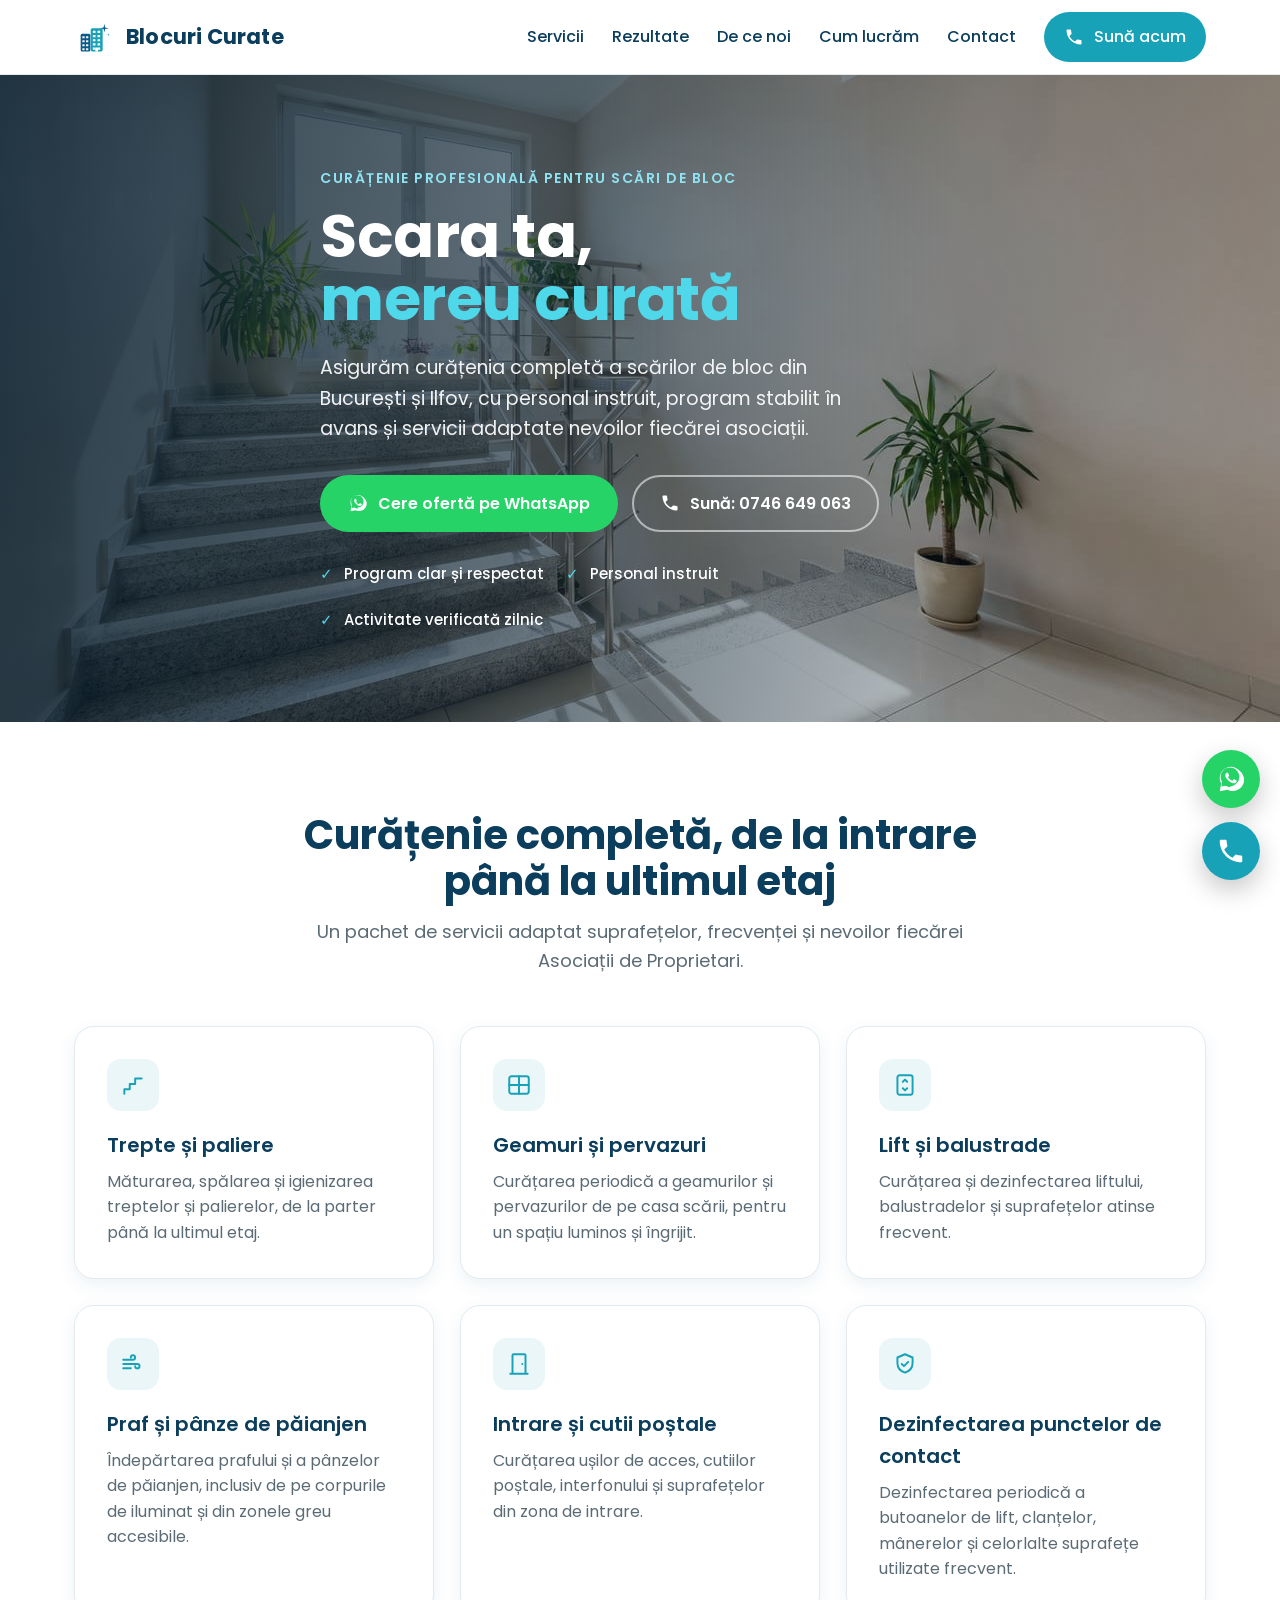
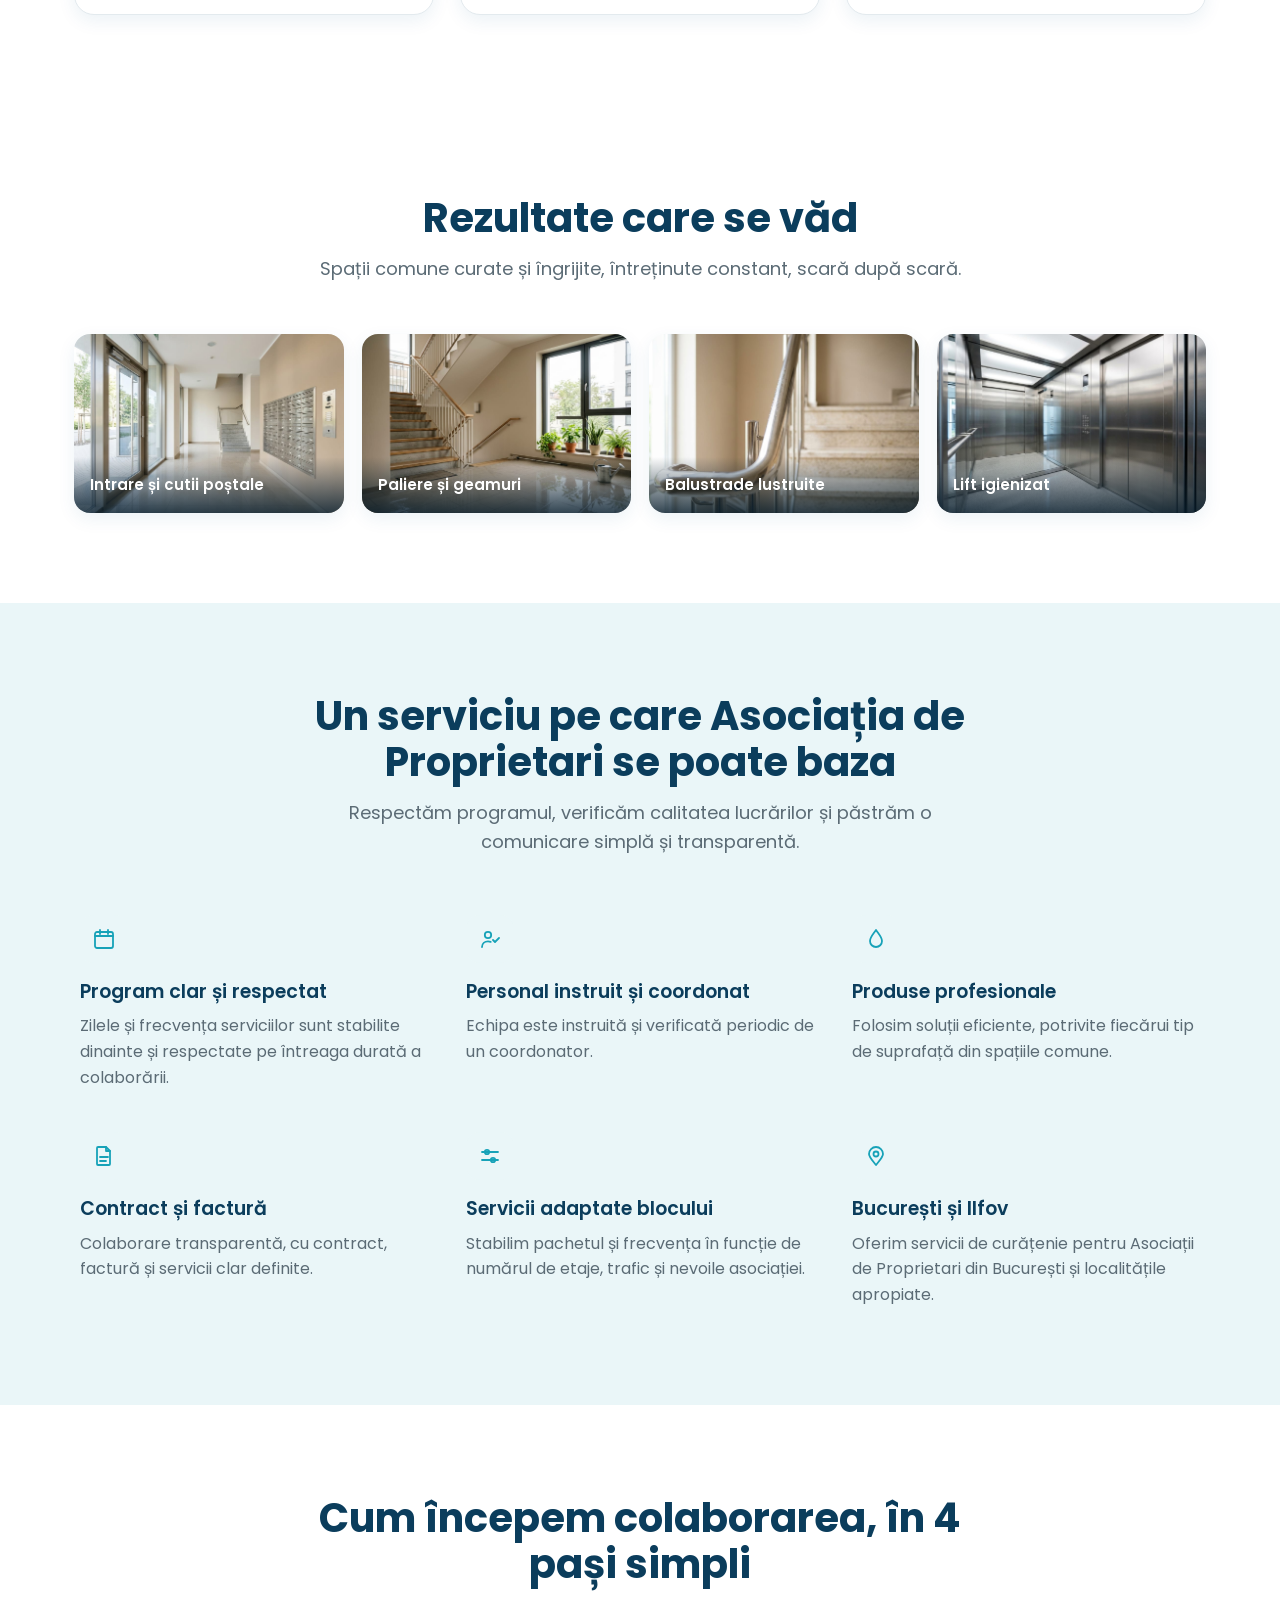
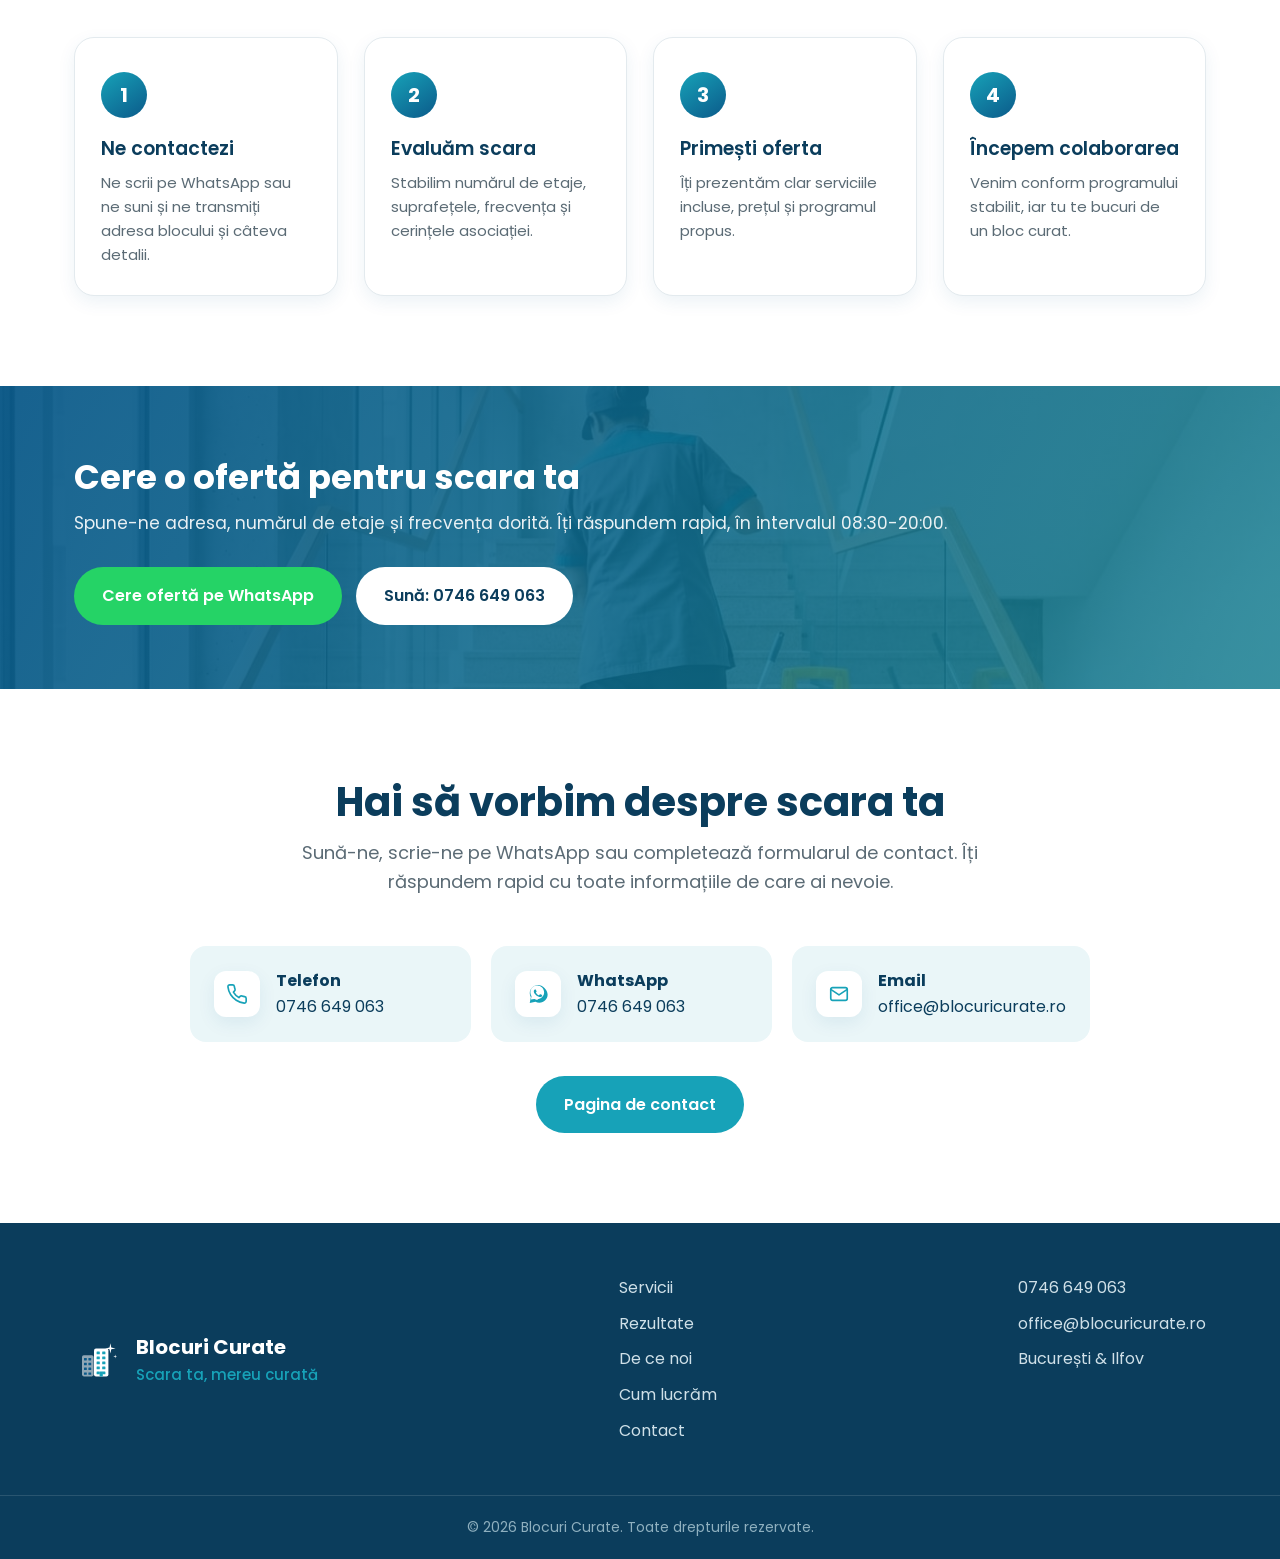
<file: index.html>
<!doctype html>
<html lang="ro">
<head>
<meta charset="utf-8">
<meta name="viewport" content="width=device-width, initial-scale=1">
<title>Blocuri Curate | Curățenie profesională scări de bloc București și Ilfov</title>
<meta name="description" content="Curățenie profesională pentru scări de bloc în București și Ilfov. Program fix lunar, personal instruit, produse profesionale. Scara ta, mereu curată. Cere ofertă pe WhatsApp.">
<meta name="theme-color" content="#17A2B8">
<link rel="icon" href="assets/favicon.svg" type="image/svg+xml">
<link rel="canonical" href="https://blocuricurate.ro/">

<!-- Open Graph -->
<meta property="og:type" content="website">
<meta property="og:title" content="Blocuri Curate | Curățenie profesională scări de bloc">
<meta property="og:description" content="Program fix lunar, personal instruit, produse profesionale. Scara ta, mereu curată.">
<meta property="og:image" content="assets/og-image.png">
<meta property="og:locale" content="ro_RO">

<link rel="preload" href="assets/fonts/poppins-700-latin.woff2" as="font" type="font/woff2" crossorigin>
<link rel="preload" href="assets/fonts/poppins-400-latin.woff2" as="font" type="font/woff2" crossorigin>
<link rel="stylesheet" href="styles.css">

<!-- Local business structured data -->
<script type="application/ld+json">
{
  "@context": "https://schema.org",
  "@type": "CleaningService",
  "name": "Blocuri Curate",
  "description": "Curățenie profesională pentru scări de bloc în București și Ilfov.",
  "url": "https://blocuricurate.ro/",
  "telephone": "+40746649063",
  "areaServed": ["București", "Ilfov"],
  "slogan": "Scara ta, mereu curată",
  "openingHours": "Mo-Su 08:30-20:00"
}
</script>
</head>
<body>

<!-- ============ HEADER ============ -->
<header class="site-header" id="top">
  <div class="container header-inner">
    <a href="#top" class="brand" aria-label="Blocuri Curate - acasă">
      <img src="assets/logo-color.svg" alt="" class="brand-mark">
      <span class="brand-name">Blocuri&nbsp;Curate</span>
    </a>

    <nav class="nav" id="nav">
      <a href="#servicii">Servicii</a>
      <a href="#rezultate">Rezultate</a>
      <a href="#de-ce-noi">De ce noi</a>
      <a href="#cum-lucram">Cum lucrăm</a>
      <a href="contact.html">Contact</a>
      <a href="tel:+40746649063" class="btn btn-call btn-sm nav-cta">
        <svg viewBox="0 0 24 24" class="ico" aria-hidden="true"><path d="M6.6 10.8c1.4 2.8 3.8 5.1 6.6 6.6l2.2-2.2c.3-.3.7-.4 1-.2 1.1.4 2.3.6 3.6.6.6 0 1 .4 1 1V20c0 .6-.4 1-1 1C10.6 21 3 13.4 3 4c0-.6.4-1 1-1h3.5c.6 0 1 .4 1 1 0 1.2.2 2.4.6 3.6.1.4 0 .8-.3 1l-2.2 2.2z"/></svg>
        Sună acum
      </a>
    </nav>

    <button class="menu-toggle" id="menuToggle" aria-label="Meniu" aria-expanded="false">
      <span></span><span></span><span></span>
    </button>
  </div>
</header>

<!-- ============ HERO ============ -->
<section class="hero">
  <div class="hero-bg" aria-hidden="true">
    <img src="assets/img/hero.jpg" alt="">
    <video class="hero-video" autoplay muted loop playsinline preload="auto" poster="assets/img/hero-poster.jpg">
      <source src="assets/img/hero.mp4" type="video/mp4">
    </video>
  </div>
  <div class="container hero-inner">
    <div class="hero-copy">
      <span class="eyebrow">Curățenie profesională pentru scări de bloc</span>
      <h1>Scara ta,<br><span class="accent">mereu curată</span></h1>
      <p class="lead">Asigurăm curățenia completă a scărilor de bloc din București și Ilfov, cu personal instruit, program stabilit în avans și servicii adaptate nevoilor fiecărei asociații.</p>
      <div class="hero-cta">
        <a href="https://wa.me/40746649063?text=Bun%C4%83%20ziua!%20A%C8%99%20dori%20o%20ofert%C4%83%20pentru%20cur%C4%83%C8%9Benia%20sc%C4%83rii%20de%20bloc." class="btn btn-wa" target="_blank" rel="noopener">
          <svg viewBox="0 0 32 32" class="ico" aria-hidden="true"><path d="M16 3C9.4 3 4 8.4 4 15c0 2.1.5 4.1 1.6 5.9L4 29l8.3-1.6c1.7.9 3.6 1.4 5.7 1.4h0c6.6 0 12-5.4 12-12S22.6 3 16 3zm0 21.8c-1.8 0-3.5-.5-5-1.4l-.4-.2-4.9.9.9-4.8-.2-.4c-1-1.6-1.5-3.4-1.5-5.3 0-5.5 4.5-10 10-10s10 4.5 10 10-4.5 10-9.8 10zm5.5-7.5c-.3-.2-1.8-.9-2.1-1-.3-.1-.5-.2-.7.2s-.8 1-.9 1.1c-.2.2-.3.2-.6.1-.3-.2-1.3-.5-2.5-1.5-.9-.8-1.5-1.8-1.7-2.1-.2-.3 0-.5.1-.6l.5-.5c.1-.2.2-.3.3-.5.1-.2 0-.4 0-.5s-.7-1.6-.9-2.2c-.2-.6-.5-.5-.7-.5h-.6c-.2 0-.5.1-.8.4-.3.3-1 1-1 2.5s1.1 2.9 1.2 3.1c.2.2 2.1 3.2 5.1 4.5.7.3 1.3.5 1.7.6.7.2 1.4.2 1.9.1.6-.1 1.8-.7 2-1.5.3-.7.3-1.4.2-1.5-.1-.1-.3-.2-.6-.3z"/></svg>
          Cere ofertă pe WhatsApp
        </a>
        <a href="tel:+40746649063" class="btn btn-outline">
          <svg viewBox="0 0 24 24" class="ico" aria-hidden="true"><path d="M6.6 10.8c1.4 2.8 3.8 5.1 6.6 6.6l2.2-2.2c.3-.3.7-.4 1-.2 1.1.4 2.3.6 3.6.6.6 0 1 .4 1 1V20c0 .6-.4 1-1 1C10.6 21 3 13.4 3 4c0-.6.4-1 1-1h3.5c.6 0 1 .4 1 1 0 1.2.2 2.4.6 3.6.1.4 0 .8-.3 1l-2.2 2.2z"/></svg>
          Sună: 0746 649 063
        </a>
      </div>
      <ul class="hero-trust">
        <li>Program clar și respectat</li>
        <li>Personal instruit</li>
        <li>Activitate verificată zilnic</li>
      </ul>
    </div>
  </div>
</section>

<!-- ============ SERVICII ============ -->
<section class="section" id="servicii">
  <div class="container">
    <div class="section-head">
      <h2>Curățenie completă, de la intrare până la ultimul etaj</h2>
      <p>Un pachet de servicii adaptat suprafețelor, frecvenței și nevoilor fiecărei Asociații de Proprietari.</p>
    </div>
    <div class="grid grid-3">
      <article class="card svc">
        <span class="icon-chip"><svg class="ic"><use href="assets/icons.svg#i-stairs"></use></svg></span>
        <h3>Trepte și paliere</h3>
        <p>Măturarea, spălarea și igienizarea treptelor și palierelor, de la parter până la ultimul etaj.</p>
      </article>
      <article class="card svc">
        <span class="icon-chip"><svg class="ic"><use href="assets/icons.svg#i-window"></use></svg></span>
        <h3>Geamuri și pervazuri</h3>
        <p>Curățarea periodică a geamurilor și pervazurilor de pe casa scării, pentru un spațiu luminos și îngrijit.</p>
      </article>
      <article class="card svc">
        <span class="icon-chip"><svg class="ic"><use href="assets/icons.svg#i-elevator"></use></svg></span>
        <h3>Lift și balustrade</h3>
        <p>Curățarea și dezinfectarea liftului, balustradelor și suprafețelor atinse frecvent.</p>
      </article>
      <article class="card svc">
        <span class="icon-chip"><svg class="ic"><use href="assets/icons.svg#i-wind"></use></svg></span>
        <h3>Praf și pânze de păianjen</h3>
        <p>Îndepărtarea prafului și a pânzelor de păianjen, inclusiv de pe corpurile de iluminat și din zonele greu accesibile.</p>
      </article>
      <article class="card svc">
        <span class="icon-chip"><svg class="ic"><use href="assets/icons.svg#i-door"></use></svg></span>
        <h3>Intrare și cutii poștale</h3>
        <p>Curățarea ușilor de acces, cutiilor poștale, interfonului și suprafețelor din zona de intrare.</p>
      </article>
      <article class="card svc">
        <span class="icon-chip"><svg class="ic"><use href="assets/icons.svg#i-shield"></use></svg></span>
        <h3>Dezinfectarea punctelor de contact</h3>
        <p>Dezinfectarea periodică a butoanelor de lift, clanțelor, mânerelor și celorlalte suprafețe utilizate frecvent.</p>
      </article>
    </div>
  </div>
</section>

<!-- ============ REZULTATE (galerie) ============ -->
<section class="section" id="rezultate">
  <div class="container">
    <div class="section-head">
      <h2>Rezultate care se văd</h2>
      <p>Spații comune curate și îngrijite, întreținute constant, scară după scară.</p>
    </div>
    <div class="gallery">
      <figure class="ph"><img src="assets/img/foto-intrare.jpg" alt="Intrare de bloc curată, cu cutii poștale și podea lucioasă" loading="lazy"><figcaption>Intrare și cutii poștale</figcaption></figure>
      <figure class="ph"><img src="assets/img/foto-palier.jpg" alt="Palier de bloc curat, cu geam mare și podea proaspăt spălată" loading="lazy"><figcaption>Paliere și geamuri</figcaption></figure>
      <figure class="ph"><img src="assets/img/foto-balustrada.jpg" alt="Balustradă de inox lustruită pe casa scării" loading="lazy"><figcaption>Balustrade lustruite</figcaption></figure>
      <figure class="ph"><img src="assets/img/foto-lift.jpg" alt="Interior de lift de bloc curat și igienizat" loading="lazy"><figcaption>Lift igienizat</figcaption></figure>
    </div>
  </div>
</section>

<!-- ============ DE CE NOI ============ -->
<section class="section section-alt" id="de-ce-noi">
  <div class="container">
    <div class="section-head">
      <h2>Un serviciu pe care Asociația de Proprietari se poate baza</h2>
      <p>Respectăm programul, verificăm calitatea lucrărilor și păstrăm o comunicare simplă și transparentă.</p>
    </div>
    <div class="grid grid-3">
      <div class="feat"><span class="icon-chip"><svg class="ic"><use href="assets/icons.svg#i-calendar"></use></svg></span><h3>Program clar și respectat</h3><p>Zilele și frecvența serviciilor sunt stabilite dinainte și respectate pe întreaga durată a colaborării.</p></div>
      <div class="feat"><span class="icon-chip"><svg class="ic"><use href="assets/icons.svg#i-user-check"></use></svg></span><h3>Personal instruit și coordonat</h3><p>Echipa este instruită și verificată periodic de un coordonator.</p></div>
      <div class="feat"><span class="icon-chip"><svg class="ic"><use href="assets/icons.svg#i-droplet"></use></svg></span><h3>Produse profesionale</h3><p>Folosim soluții eficiente, potrivite fiecărui tip de suprafață din spațiile comune.</p></div>
      <div class="feat"><span class="icon-chip"><svg class="ic"><use href="assets/icons.svg#i-file"></use></svg></span><h3>Contract și factură</h3><p>Colaborare transparentă, cu contract, factură și servicii clar definite.</p></div>
      <div class="feat"><span class="icon-chip"><svg class="ic"><use href="assets/icons.svg#i-sliders"></use></svg></span><h3>Servicii adaptate blocului</h3><p>Stabilim pachetul și frecvența în funcție de numărul de etaje, trafic și nevoile asociației.</p></div>
      <div class="feat"><span class="icon-chip"><svg class="ic"><use href="assets/icons.svg#i-pin"></use></svg></span><h3>București și Ilfov</h3><p>Oferim servicii de curățenie pentru Asociații de Proprietari din București și localitățile apropiate.</p></div>
    </div>
  </div>
</section>

<!-- ============ CUM LUCRAM ============ -->
<section class="section" id="cum-lucram">
  <div class="container">
    <div class="section-head">
      <h2>Cum începem colaborarea, în 4 pași simpli</h2>
    </div>
    <div class="grid grid-4 steps">
      <div class="step"><span class="step-n">1</span><h3>Ne contactezi</h3><p>Ne scrii pe WhatsApp sau ne suni și ne transmiți adresa blocului și câteva detalii.</p></div>
      <div class="step"><span class="step-n">2</span><h3>Evaluăm scara</h3><p>Stabilim numărul de etaje, suprafețele, frecvența și cerințele asociației.</p></div>
      <div class="step"><span class="step-n">3</span><h3>Primești oferta</h3><p>Îți prezentăm clar serviciile incluse, prețul și programul propus.</p></div>
      <div class="step"><span class="step-n">4</span><h3>Începem colaborarea</h3><p>Venim conform programului stabilit, iar tu te bucuri de un bloc curat.</p></div>
    </div>
  </div>
</section>

<!-- ============ CTA BAND ============ -->
<section class="cta-band">
  <div class="container cta-inner">
    <div>
      <h2>Cere o ofertă pentru scara ta</h2>
      <p>Spune-ne adresa, numărul de etaje și frecvența dorită. Îți răspundem rapid, în intervalul 08:30-20:00.</p>
    </div>
    <div class="cta-actions">
      <a href="https://wa.me/40746649063?text=Bun%C4%83%20ziua!%20A%C8%99%20dori%20o%20ofert%C4%83%20pentru%20cur%C4%83%C8%9Benia%20sc%C4%83rii%20de%20bloc." class="btn btn-wa" target="_blank" rel="noopener">Cere ofertă pe WhatsApp</a>
      <a href="tel:+40746649063" class="btn btn-light">Sună: 0746 649 063</a>
    </div>
  </div>
</section>

<!-- ============ CONTACT ============ -->
<section class="section" id="contact">
  <div class="container">
    <div class="section-head">
      <h2>Hai să vorbim despre scara ta</h2>
      <p>Sună-ne, scrie-ne pe WhatsApp sau completează formularul de contact. Îți răspundem rapid cu toate informațiile de care ai nevoie.</p>
    </div>

    <div class="quick-contact">
      <a class="qcard" href="tel:+40746649063">
        <span class="info-ico"><svg class="ic"><use href="assets/icons.svg#i-phone"></use></svg></span>
        <span><strong>Telefon</strong><br>0746 649 063</span>
      </a>
      <a class="qcard" href="https://wa.me/40746649063" target="_blank" rel="noopener">
        <span class="info-ico"><svg class="ic"><use href="assets/icons.svg#i-whatsapp"></use></svg></span>
        <span><strong>WhatsApp</strong><br>0746 649 063</span>
      </a>
      <a class="qcard" href="mailto:office@blocuricurate.ro">
        <span class="info-ico"><svg class="ic"><use href="assets/icons.svg#i-mail"></use></svg></span>
        <span><strong>Email</strong><br>office@blocuricurate.ro</span>
      </a>
    </div>

    <div class="center-cta">
      <a href="contact.html" class="btn btn-call">Pagina de contact</a>
    </div>
  </div>
</section>

<!-- ============ FOOTER ============ -->
<footer class="site-footer">
  <div class="container footer-inner">
    <div class="footer-brand">
      <img src="assets/logo-white.svg" alt="" class="footer-mark">
      <div>
        <div class="footer-name">Blocuri Curate</div>
        <div class="footer-tag">Scara ta, mereu curată</div>
      </div>
    </div>
    <nav class="footer-nav">
      <a href="#servicii">Servicii</a>
      <a href="#rezultate">Rezultate</a>
      <a href="#de-ce-noi">De ce noi</a>
      <a href="#cum-lucram">Cum lucrăm</a>
      <a href="contact.html">Contact</a>
    </nav>
    <div class="footer-contact">
      <a href="tel:+40746649063">0746 649 063</a>
      <a href="mailto:office@blocuricurate.ro">office@blocuricurate.ro</a>
      <span>București &amp; Ilfov</span>
    </div>
  </div>
  <div class="footer-bottom">
    <div class="container">© <span id="year"></span> Blocuri Curate. Toate drepturile rezervate.</div>
  </div>
</footer>

<!-- ============ FLOATING ACTIONS ============ -->
<div class="fab-stack">
  <a href="https://wa.me/40746649063?text=Bun%C4%83%20ziua!%20A%C8%99%20dori%20o%20ofert%C4%83%20pentru%20cur%C4%83%C8%9Benia%20sc%C4%83rii%20de%20bloc." class="fab fab-wa" target="_blank" rel="noopener" aria-label="Cere ofertă pe WhatsApp">
    <svg viewBox="0 0 32 32" aria-hidden="true"><path d="M16 3C9.4 3 4 8.4 4 15c0 2.1.5 4.1 1.6 5.9L4 29l8.3-1.6c1.7.9 3.6 1.4 5.7 1.4h0c6.6 0 12-5.4 12-12S22.6 3 16 3zm0 21.8c-1.8 0-3.5-.5-5-1.4l-.4-.2-4.9.9.9-4.8-.2-.4c-1-1.6-1.5-3.4-1.5-5.3 0-5.5 4.5-10 10-10s10 4.5 10 10-4.5 10-9.8 10zm5.5-7.5c-.3-.2-1.8-.9-2.1-1-.3-.1-.5-.2-.7.2s-.8 1-.9 1.1c-.2.2-.3.2-.6.1-.3-.2-1.3-.5-2.5-1.5-.9-.8-1.5-1.8-1.7-2.1-.2-.3 0-.5.1-.6l.5-.5c.1-.2.2-.3.3-.5.1-.2 0-.4 0-.5s-.7-1.6-.9-2.2c-.2-.6-.5-.5-.7-.5h-.6c-.2 0-.5.1-.8.4-.3.3-1 1-1 2.5s1.1 2.9 1.2 3.1c.2.2 2.1 3.2 5.1 4.5.7.3 1.3.5 1.7.6.7.2 1.4.2 1.9.1.6-.1 1.8-.7 2-1.5.3-.7.3-1.4.2-1.5-.1-.1-.3-.2-.6-.3z"/></svg>
  </a>
  <a href="tel:+40746649063" class="fab fab-call" aria-label="Sună acum">
    <svg viewBox="0 0 24 24" aria-hidden="true"><path d="M6.6 10.8c1.4 2.8 3.8 5.1 6.6 6.6l2.2-2.2c.3-.3.7-.4 1-.2 1.1.4 2.3.6 3.6.6.6 0 1 .4 1 1V20c0 .6-.4 1-1 1C10.6 21 3 13.4 3 4c0-.6.4-1 1-1h3.5c.6 0 1 .4 1 1 0 1.2.2 2.4.6 3.6.1.4 0 .8-.3 1l-2.2 2.2z"/></svg>
  </a>
</div>

<script src="script.js"></script>
</body>
</html>
</file>
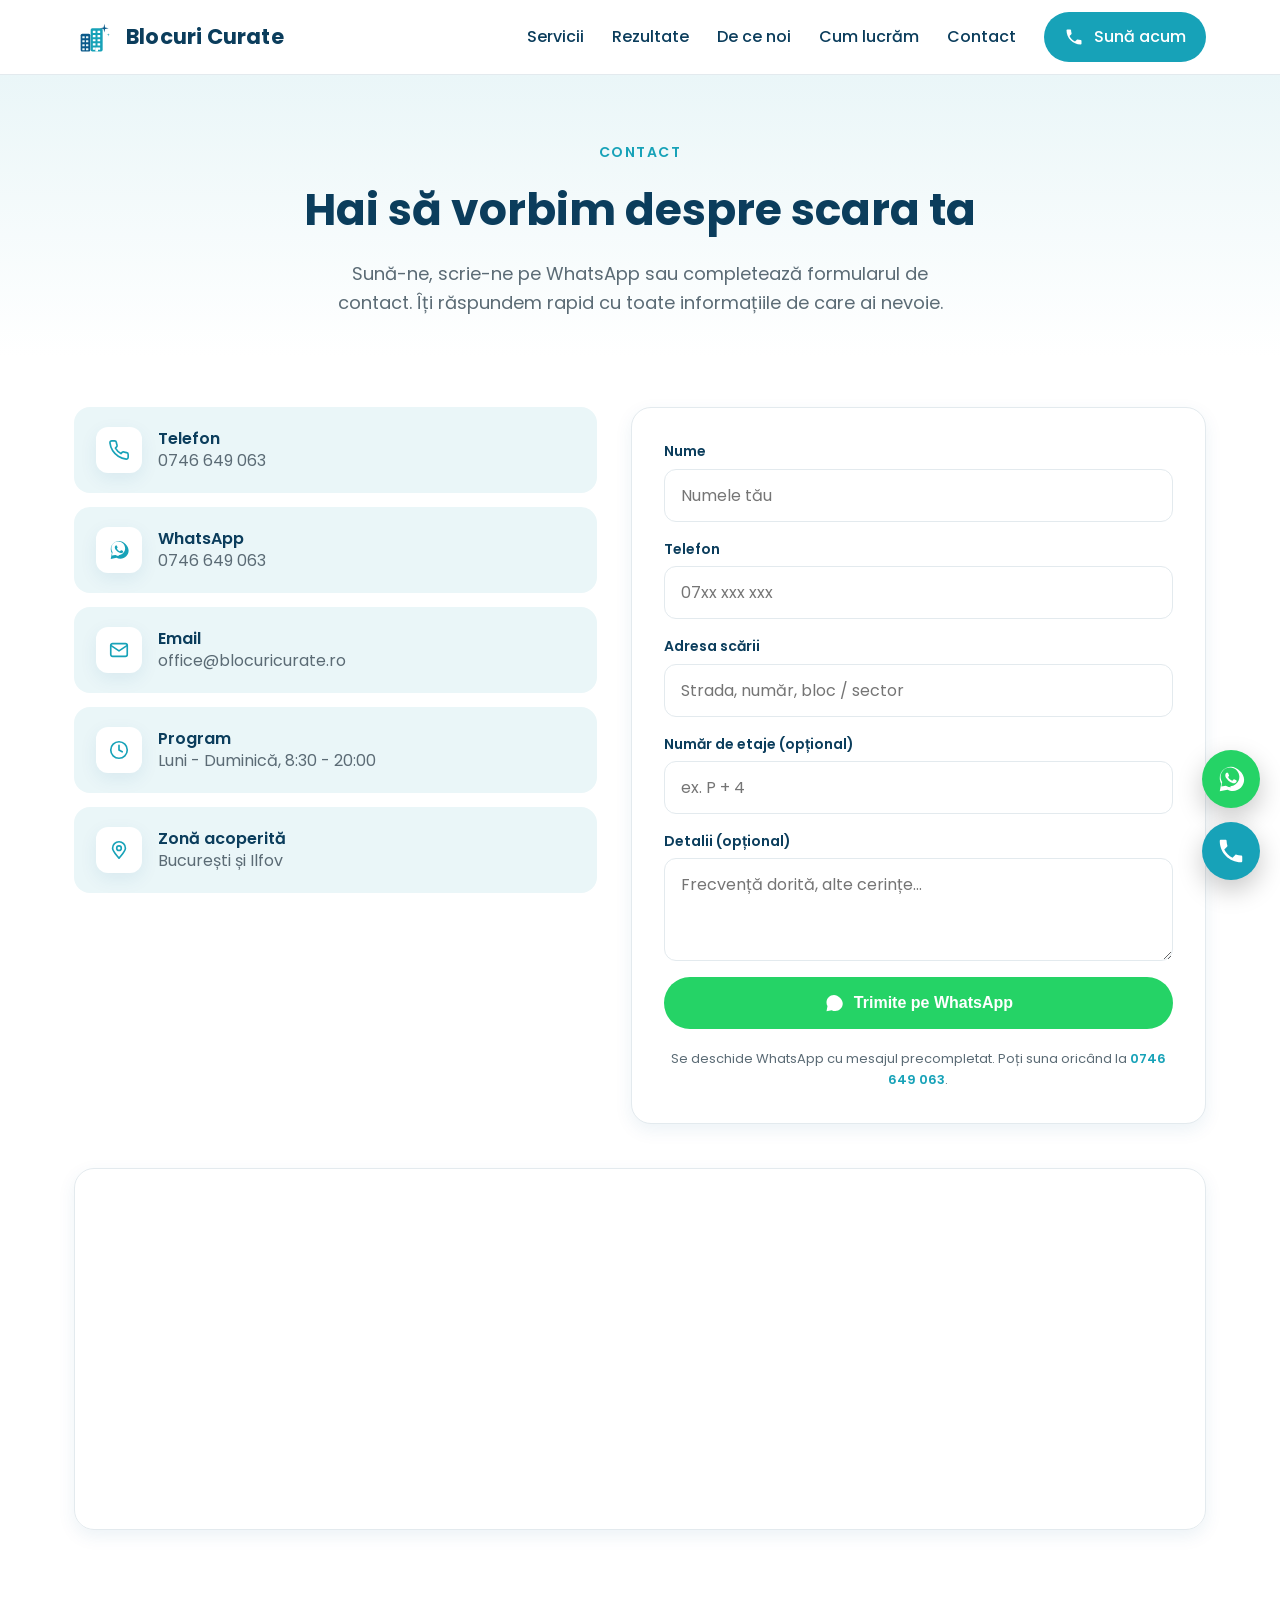
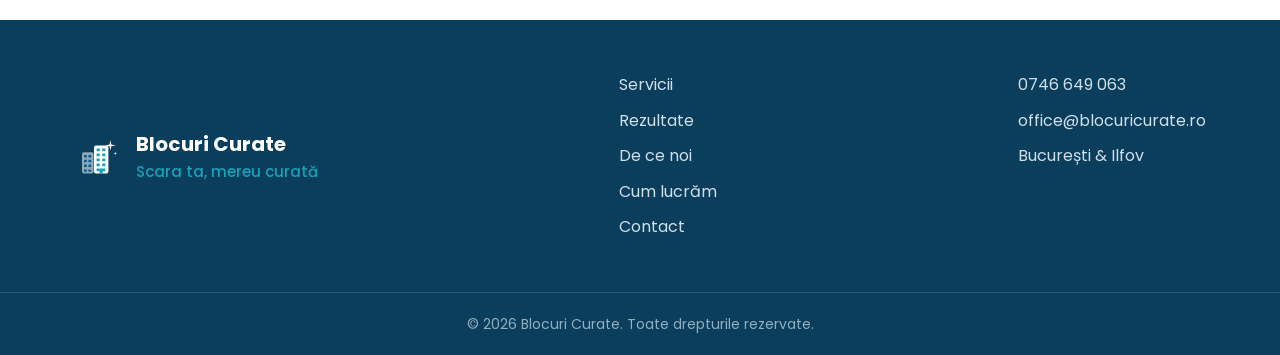
<file: contact.html>
<!doctype html>
<html lang="ro">
<head>
<meta charset="utf-8">
<meta name="viewport" content="width=device-width, initial-scale=1">
<title>Contact | Blocuri Curate - Curățenie scări de bloc București și Ilfov</title>
<meta name="description" content="Contactează Blocuri Curate pentru curățenie scări de bloc în București și Ilfov. Telefon și WhatsApp 0746 649 063, email office@blocuricurate.ro. Cere ofertă gratuită.">
<meta name="theme-color" content="#17A2B8">
<link rel="icon" href="assets/favicon.svg" type="image/svg+xml">
<link rel="canonical" href="https://blocuricurate.ro/contact.html">

<meta property="og:type" content="website">
<meta property="og:title" content="Contact | Blocuri Curate">
<meta property="og:description" content="Telefon și WhatsApp 0746 649 063. Cere ofertă gratuită pentru scara ta.">
<meta property="og:image" content="assets/og-image.png">
<meta property="og:locale" content="ro_RO">

<link rel="preload" href="assets/fonts/poppins-700-latin.woff2" as="font" type="font/woff2" crossorigin>
<link rel="preload" href="assets/fonts/poppins-400-latin.woff2" as="font" type="font/woff2" crossorigin>
<link rel="stylesheet" href="styles.css">
</head>
<body>

<!-- ============ HEADER ============ -->
<header class="site-header" id="top">
  <div class="container header-inner">
    <a href="index.html" class="brand" aria-label="Blocuri Curate - acasă">
      <img src="assets/logo-color.svg" alt="" class="brand-mark">
      <span class="brand-name">Blocuri&nbsp;Curate</span>
    </a>

    <nav class="nav" id="nav">
      <a href="index.html#servicii">Servicii</a>
      <a href="index.html#rezultate">Rezultate</a>
      <a href="index.html#de-ce-noi">De ce noi</a>
      <a href="index.html#cum-lucram">Cum lucrăm</a>
      <a href="contact.html">Contact</a>
      <a href="tel:+40746649063" class="btn btn-call btn-sm nav-cta">
        <svg viewBox="0 0 24 24" class="ico" aria-hidden="true"><path d="M6.6 10.8c1.4 2.8 3.8 5.1 6.6 6.6l2.2-2.2c.3-.3.7-.4 1-.2 1.1.4 2.3.6 3.6.6.6 0 1 .4 1 1V20c0 .6-.4 1-1 1C10.6 21 3 13.4 3 4c0-.6.4-1 1-1h3.5c.6 0 1 .4 1 1 0 1.2.2 2.4.6 3.6.1.4 0 .8-.3 1l-2.2 2.2z"/></svg>
        Sună acum
      </a>
    </nav>

    <button class="menu-toggle" id="menuToggle" aria-label="Meniu" aria-expanded="false">
      <span></span><span></span><span></span>
    </button>
  </div>
</header>

<!-- ============ PAGE HERO ============ -->
<section class="page-hero">
  <div class="container">
    <span class="eyebrow">Contact</span>
    <h1>Hai să vorbim despre scara ta</h1>
    <p>Sună-ne, scrie-ne pe WhatsApp sau completează formularul de contact. Îți răspundem rapid cu toate informațiile de care ai nevoie.</p>
  </div>
</section>

<!-- ============ CONTACT ============ -->
<section class="section" style="padding-top:50px">
  <div class="container">
    <div class="contact-grid">
      <!-- Info column -->
      <div class="contact-info">
        <a class="info-row" href="tel:+40746649063">
          <span class="info-ico"><svg class="ic"><use href="assets/icons.svg#i-phone"></use></svg></span>
          <span><strong>Telefon</strong><br>0746 649 063</span>
        </a>
        <a class="info-row" href="https://wa.me/40746649063" target="_blank" rel="noopener">
          <span class="info-ico"><svg class="ic"><use href="assets/icons.svg#i-whatsapp"></use></svg></span>
          <span><strong>WhatsApp</strong><br>0746 649 063</span>
        </a>
        <a class="info-row" href="mailto:office@blocuricurate.ro">
          <span class="info-ico"><svg class="ic"><use href="assets/icons.svg#i-mail"></use></svg></span>
          <span><strong>Email</strong><br>office@blocuricurate.ro</span>
        </a>
        <div class="info-row">
          <span class="info-ico"><svg class="ic"><use href="assets/icons.svg#i-clock"></use></svg></span>
          <span><strong>Program</strong><br>Luni - Duminică, 8:30 - 20:00</span>
        </div>
        <div class="info-row">
          <span class="info-ico"><svg class="ic"><use href="assets/icons.svg#i-pin"></use></svg></span>
          <span><strong>Zonă acoperită</strong><br>București și Ilfov</span>
        </div>
      </div>

      <!-- Form column -->
      <form class="contact-form card" id="contactForm">
        <div class="field">
          <label for="nume">Nume</label>
          <input type="text" id="nume" name="nume" placeholder="Numele tău" required>
        </div>
        <div class="field">
          <label for="telefon">Telefon</label>
          <input type="tel" id="telefon" name="telefon" placeholder="07xx xxx xxx" required>
        </div>
        <div class="field">
          <label for="adresa">Adresa scării</label>
          <input type="text" id="adresa" name="adresa" placeholder="Strada, număr, bloc / sector" required>
        </div>
        <div class="field">
          <label for="etaje">Număr de etaje (opțional)</label>
          <input type="text" id="etaje" name="etaje" placeholder="ex. P + 4">
        </div>
        <div class="field">
          <label for="mesaj">Detalii (opțional)</label>
          <textarea id="mesaj" name="mesaj" rows="3" placeholder="Frecvență dorită, alte cerințe..."></textarea>
        </div>
        <button type="submit" class="btn btn-wa btn-block">
          <svg viewBox="0 0 32 32" class="ico" aria-hidden="true"><path d="M16 3C9.4 3 4 8.4 4 15c0 2.1.5 4.1 1.6 5.9L4 29l8.3-1.6c1.7.9 3.6 1.4 5.7 1.4h0c6.6 0 12-5.4 12-12S22.6 3 16 3z"/></svg>
          Trimite pe WhatsApp
        </button>
        <p class="form-note">Se deschide WhatsApp cu mesajul precompletat. Poți suna oricând la <a href="tel:+40746649063">0746 649 063</a>.</p>
      </form>
    </div>

    <!-- Map (OpenStreetMap - fără cookie-uri) -->
    <div class="map-wrap">
      <iframe src="https://www.openstreetmap.org/export/embed.html?bbox=25.95%2C44.33%2C26.25%2C44.55&amp;layer=mapnik&amp;marker=44.4268%2C26.1025" loading="lazy" title="Zonă acoperită: București și Ilfov"></iframe>
    </div>
  </div>
</section>

<!-- ============ FOOTER ============ -->
<footer class="site-footer">
  <div class="container footer-inner">
    <div class="footer-brand">
      <img src="assets/logo-white.svg" alt="" class="footer-mark">
      <div>
        <div class="footer-name">Blocuri Curate</div>
        <div class="footer-tag">Scara ta, mereu curată</div>
      </div>
    </div>
    <nav class="footer-nav">
      <a href="index.html#servicii">Servicii</a>
      <a href="index.html#rezultate">Rezultate</a>
      <a href="index.html#de-ce-noi">De ce noi</a>
      <a href="index.html#cum-lucram">Cum lucrăm</a>
      <a href="contact.html">Contact</a>
    </nav>
    <div class="footer-contact">
      <a href="tel:+40746649063">0746 649 063</a>
      <a href="mailto:office@blocuricurate.ro">office@blocuricurate.ro</a>
      <span>București &amp; Ilfov</span>
    </div>
  </div>
  <div class="footer-bottom">
    <div class="container">© <span id="year"></span> Blocuri Curate. Toate drepturile rezervate.</div>
  </div>
</footer>

<!-- ============ FLOATING ACTIONS ============ -->
<div class="fab-stack">
  <a href="https://wa.me/40746649063?text=Bun%C4%83%20ziua!%20A%C8%99%20dori%20o%20ofert%C4%83%20pentru%20cur%C4%83%C8%9Benia%20sc%C4%83rii%20de%20bloc." class="fab fab-wa" target="_blank" rel="noopener" aria-label="Cere ofertă pe WhatsApp">
    <svg viewBox="0 0 32 32" aria-hidden="true"><path d="M16 3C9.4 3 4 8.4 4 15c0 2.1.5 4.1 1.6 5.9L4 29l8.3-1.6c1.7.9 3.6 1.4 5.7 1.4h0c6.6 0 12-5.4 12-12S22.6 3 16 3zm0 21.8c-1.8 0-3.5-.5-5-1.4l-.4-.2-4.9.9.9-4.8-.2-.4c-1-1.6-1.5-3.4-1.5-5.3 0-5.5 4.5-10 10-10s10 4.5 10 10-4.5 10-9.8 10zm5.5-7.5c-.3-.2-1.8-.9-2.1-1-.3-.1-.5-.2-.7.2s-.8 1-.9 1.1c-.2.2-.3.2-.6.1-.3-.2-1.3-.5-2.5-1.5-.9-.8-1.5-1.8-1.7-2.1-.2-.3 0-.5.1-.6l.5-.5c.1-.2.2-.3.3-.5.1-.2 0-.4 0-.5s-.7-1.6-.9-2.2c-.2-.6-.5-.5-.7-.5h-.6c-.2 0-.5.1-.8.4-.3.3-1 1-1 2.5s1.1 2.9 1.2 3.1c.2.2 2.1 3.2 5.1 4.5.7.3 1.3.5 1.7.6.7.2 1.4.2 1.9.1.6-.1 1.8-.7 2-1.5.3-.7.3-1.4.2-1.5-.1-.1-.3-.2-.6-.3z"/></svg>
  </a>
  <a href="tel:+40746649063" class="fab fab-call" aria-label="Sună acum">
    <svg viewBox="0 0 24 24" aria-hidden="true"><path d="M6.6 10.8c1.4 2.8 3.8 5.1 6.6 6.6l2.2-2.2c.3-.3.7-.4 1-.2 1.1.4 2.3.6 3.6.6.6 0 1 .4 1 1V20c0 .6-.4 1-1 1C10.6 21 3 13.4 3 4c0-.6.4-1 1-1h3.5c.6 0 1 .4 1 1 0 1.2.2 2.4.6 3.6.1.4 0 .8-.3 1l-2.2 2.2z"/></svg>
  </a>
</div>

<script src="script.js"></script>
</body>
</html>
</file>
<file: styles.css>
/* ============ FONTS (self-hosted Poppins) ============ */
@font-face{font-family:'Poppins';font-style:normal;font-weight:400;font-display:swap;src:url(assets/fonts/poppins-400-latin.woff2) format('woff2');unicode-range:U+0000-00FF,U+0131,U+0152-0153,U+02BB-02BC,U+02C6,U+02DA,U+02DC,U+0304,U+0308,U+0329,U+2000-206F,U+20AC,U+2122,U+2191,U+2193,U+2212,U+2215,U+FEFF,U+FFFD}
@font-face{font-family:'Poppins';font-style:normal;font-weight:400;font-display:swap;src:url(assets/fonts/poppins-400-latinext.woff2) format('woff2');unicode-range:U+0100-02BA,U+02BD-02C5,U+02C7-02CC,U+02CE-02D7,U+02DD-02FF,U+0304,U+0308,U+0329,U+1D00-1DBF,U+1E00-1E9F,U+1EF2-1EFF,U+2020,U+20A0-20AB,U+20AD-20C0,U+2113,U+2C60-2C7F,U+A720-A7FF}
@font-face{font-family:'Poppins';font-style:normal;font-weight:500;font-display:swap;src:url(assets/fonts/poppins-500-latin.woff2) format('woff2');unicode-range:U+0000-00FF,U+0131,U+0152-0153,U+02BB-02BC,U+02C6,U+02DA,U+02DC,U+0304,U+0308,U+0329,U+2000-206F,U+20AC,U+2122,U+2191,U+2193,U+2212,U+2215,U+FEFF,U+FFFD}
@font-face{font-family:'Poppins';font-style:normal;font-weight:500;font-display:swap;src:url(assets/fonts/poppins-500-latinext.woff2) format('woff2');unicode-range:U+0100-02BA,U+02BD-02C5,U+02C7-02CC,U+02CE-02D7,U+02DD-02FF,U+0304,U+0308,U+0329,U+1D00-1DBF,U+1E00-1E9F,U+1EF2-1EFF,U+2020,U+20A0-20AB,U+20AD-20C0,U+2113,U+2C60-2C7F,U+A720-A7FF}
@font-face{font-family:'Poppins';font-style:normal;font-weight:600;font-display:swap;src:url(assets/fonts/poppins-600-latin.woff2) format('woff2');unicode-range:U+0000-00FF,U+0131,U+0152-0153,U+02BB-02BC,U+02C6,U+02DA,U+02DC,U+0304,U+0308,U+0329,U+2000-206F,U+20AC,U+2122,U+2191,U+2193,U+2212,U+2215,U+FEFF,U+FFFD}
@font-face{font-family:'Poppins';font-style:normal;font-weight:600;font-display:swap;src:url(assets/fonts/poppins-600-latinext.woff2) format('woff2');unicode-range:U+0100-02BA,U+02BD-02C5,U+02C7-02CC,U+02CE-02D7,U+02DD-02FF,U+0304,U+0308,U+0329,U+1D00-1DBF,U+1E00-1E9F,U+1EF2-1EFF,U+2020,U+20A0-20AB,U+20AD-20C0,U+2113,U+2C60-2C7F,U+A720-A7FF}
@font-face{font-family:'Poppins';font-style:normal;font-weight:700;font-display:swap;src:url(assets/fonts/poppins-700-latin.woff2) format('woff2');unicode-range:U+0000-00FF,U+0131,U+0152-0153,U+02BB-02BC,U+02C6,U+02DA,U+02DC,U+0304,U+0308,U+0329,U+2000-206F,U+20AC,U+2122,U+2191,U+2193,U+2212,U+2215,U+FEFF,U+FFFD}
@font-face{font-family:'Poppins';font-style:normal;font-weight:700;font-display:swap;src:url(assets/fonts/poppins-700-latinext.woff2) format('woff2');unicode-range:U+0100-02BA,U+02BD-02C5,U+02C7-02CC,U+02CE-02D7,U+02DD-02FF,U+0304,U+0308,U+0329,U+1D00-1DBF,U+1E00-1E9F,U+1EF2-1EFF,U+2020,U+20A0-20AB,U+20AD-20C0,U+2113,U+2C60-2C7F,U+A720-A7FF}

/* ============ TOKENS ============ */
:root{
  --teal:#17A2B8; --teal-dk:#0E7C8F; --blue:#0B5A8A; --ink:#0B3D5C;
  --mist:#EAF6F8; --grey:#5B6B75; --line:#E3EAEE; --wa:#25D366; --wa-dk:#1DA851;
  --white:#fff; --surface:#ffffff; --page-bg:#ffffff; --header-bg:rgba(255,255,255,.9); --footer-bg:#0B3D5C;
  --radius:20px; --shadow:0 14px 40px rgba(11,90,138,.10);
  --shadow-sm:0 6px 18px rgba(11,90,138,.08);
  --container:1180px;
}
@media (prefers-color-scheme:dark){
  :root{
    --teal:#2CC4DB; --teal-dk:#17A2B8; --blue:#3A9BD1; --ink:#EAF4F8;
    --mist:#122A36; --grey:#9DB4BF; --line:#24414F;
    --surface:#13252F; --page-bg:#0D1A21; --header-bg:rgba(13,26,33,.85); --footer-bg:#0A151B;
    --shadow:0 14px 40px rgba(0,0,0,.45); --shadow-sm:0 6px 18px rgba(0,0,0,.35);
  }
}
*{margin:0;padding:0;box-sizing:border-box}
html{scroll-behavior:smooth}
html,body{overflow-x:hidden}
body{
  font-family:'Poppins',system-ui,-apple-system,Segoe UI,Roboto,sans-serif;
  color:var(--ink); background:var(--page-bg); line-height:1.6;
  -webkit-font-smoothing:antialiased;
}
img{max-width:100%;display:block}
a{color:inherit;text-decoration:none}
.container{max-width:var(--container);margin:0 auto;padding:0 24px}

/* ============ BUTTONS ============ */
.btn{
  display:inline-flex;align-items:center;gap:10px;justify-content:center;
  font-weight:600;font-size:16px;padding:14px 26px;border-radius:50px;
  border:2px solid transparent;cursor:pointer;transition:.2s ease;white-space:nowrap;
}
.btn .ico{width:20px;height:20px;fill:currentColor;flex:0 0 auto}
.btn-wa{background:var(--wa);color:#fff}
.btn-wa:hover{background:var(--wa-dk);transform:translateY(-2px)}
.btn-call{background:var(--teal);color:#fff}
.btn-call:hover{background:var(--teal-dk)}
.btn-outline{background:transparent;color:var(--ink);border-color:var(--line)}
.btn-outline:hover{border-color:var(--teal);color:var(--teal)}
.btn-light{background:#fff;color:#0B3D5C}
.btn-light:hover{transform:translateY(-2px)}
.btn-sm{padding:10px 18px;font-size:15px}
.btn-block{width:100%}

/* ============ HEADER ============ */
.site-header{
  position:sticky;top:0;z-index:50;background:var(--header-bg);
  backdrop-filter:blur(10px);border-bottom:1px solid var(--line);
}
.header-inner{display:flex;align-items:center;justify-content:space-between;height:74px}
.brand{display:flex;align-items:center;gap:12px}
.brand-mark{width:40px;height:40px}
.brand-name{font-weight:700;font-size:21px;color:var(--ink);letter-spacing:.2px}
.nav{display:flex;align-items:center;gap:28px}
.nav>a{font-weight:500;color:var(--ink);font-size:16px;transition:.2s}
.nav>a:hover{color:var(--teal)}
.nav .nav-cta{color:#fff}
.menu-toggle{display:none;flex-direction:column;gap:5px;background:none;border:0;cursor:pointer;padding:8px}
.menu-toggle span{width:26px;height:3px;background:var(--ink);border-radius:3px;transition:.25s}

/* ============ HERO (full-bleed photo/video) ============ */
.hero{position:relative;overflow:hidden;min-height:640px;display:flex;align-items:center}
.hero-bg{position:absolute;inset:0;z-index:0}
.hero-bg img,.hero-bg video{position:absolute;inset:0;width:100%;height:100%;object-fit:cover;display:block}
.hero-bg img{animation:kenburns 22s ease-in-out infinite alternate;will-change:transform}
@keyframes kenburns{from{transform:scale(1.04)}to{transform:scale(1.16)}}
.hero::after{content:"";position:absolute;inset:0;z-index:1;
  background:linear-gradient(100deg,rgba(8,30,45,.88) 0%,rgba(8,30,45,.64) 42%,rgba(8,30,45,.34) 70%,rgba(8,30,45,.14) 100%)}
.hero-inner{position:relative;z-index:2;padding:90px 24px}
.hero-copy{max-width:640px;min-width:0}
.eyebrow{display:inline-block;font-weight:600;font-size:14px;letter-spacing:1.5px;text-transform:uppercase;color:var(--teal);margin-bottom:16px}
.hero .eyebrow{color:#8fe3f0}
.hero h1{font-size:clamp(38px,5.5vw,60px);line-height:1.05;font-weight:700;color:#fff;letter-spacing:-.5px}
.hero h1 .accent{color:#4fd8ea}
.hero .lead{font-size:19px;color:rgba(255,255,255,.92);margin:22px 0 30px;max-width:560px}
.hero-cta{display:flex;flex-wrap:wrap;gap:14px}
.hero .btn-outline{color:#fff;border-color:rgba(255,255,255,.55)}
.hero .btn-outline:hover{border-color:#fff;color:#fff;background:rgba(255,255,255,.10)}
.hero-trust{list-style:none;display:flex;flex-wrap:wrap;gap:22px;margin-top:30px}
.hero-trust li{position:relative;padding-left:24px;font-weight:500;color:#fff;font-size:15px}
.hero-trust li::before{content:"✓";position:absolute;left:0;color:#4fd8ea;font-weight:700}

/* ============ SECTIONS ============ */
.section{padding:90px 0}
.section-alt{background:var(--mist)}
.section-head{text-align:center;max-width:680px;margin:0 auto 50px}
.section-head h2{font-size:clamp(28px,3.5vw,40px);font-weight:700;color:var(--ink);line-height:1.15}
.section-head p{color:var(--grey);font-size:18px;margin-top:14px}

.grid{display:grid;gap:26px}
.grid-3{grid-template-columns:repeat(3,1fr)}
.grid-4{grid-template-columns:repeat(4,1fr)}

.card{background:var(--surface);border:1px solid var(--line);border-radius:var(--radius);padding:32px;box-shadow:var(--shadow-sm);transition:.25s}
.svc:hover{transform:translateY(-4px);box-shadow:var(--shadow);border-color:transparent}
.ic{width:1em;height:1em;display:block}
.icon-chip{display:inline-flex;align-items:center;justify-content:center;width:52px;height:52px;border-radius:14px;background:var(--mist);color:var(--teal);margin-bottom:18px}
.icon-chip .ic{width:26px;height:26px}
.svc h3{font-size:20px;font-weight:600;margin-bottom:8px}
.svc p{color:var(--grey);font-size:16px}

.feat{padding:8px 6px}
.feat .icon-chip{width:48px;height:48px;margin-bottom:14px}
.feat .icon-chip .ic{width:24px;height:24px}
.feat h3{font-size:19px;font-weight:600;margin-bottom:6px}
.feat p{color:var(--grey);font-size:16px}

.steps .step{position:relative;background:var(--surface);border:1px solid var(--line);border-radius:var(--radius);padding:34px 26px 28px;box-shadow:var(--shadow-sm)}
.step-n{display:flex;align-items:center;justify-content:center;width:46px;height:46px;border-radius:50%;
  background:linear-gradient(145deg,var(--teal),var(--blue));color:#fff;font-weight:700;font-size:20px;margin-bottom:16px}
.step h3{font-size:19px;font-weight:600;margin-bottom:6px}
.step p{color:var(--grey);font-size:15px}

/* ============ CTA BAND ============ */
.cta-band{position:relative;color:#fff;overflow:hidden;background:#0b3d5c center/cover no-repeat;background-image:url(assets/img/foto-curatenie.jpg);background-position:center 30%}
.cta-band::before{content:"";position:absolute;inset:0;background:linear-gradient(120deg,rgba(11,90,138,.94) 0%,rgba(14,124,143,.80) 100%)}
.cta-inner{position:relative;z-index:1;display:flex;align-items:center;justify-content:space-between;gap:30px;padding:64px 24px;flex-wrap:wrap}

/* ============ GALLERY (Rezultate) ============ */
.gallery{display:grid;grid-template-columns:repeat(4,1fr);gap:18px}
.ph{position:relative;border-radius:16px;overflow:hidden;aspect-ratio:3/2;box-shadow:var(--shadow-sm);margin:0}
.ph img{width:100%;height:100%;object-fit:cover;transition:transform .5s ease}
.ph:hover img{transform:scale(1.06)}
.ph figcaption{position:absolute;left:0;right:0;bottom:0;padding:16px;color:#fff;font-weight:600;font-size:15px;
  background:linear-gradient(to top,rgba(8,30,45,.82),rgba(8,30,45,0))}
@media (max-width:900px){.gallery{grid-template-columns:repeat(2,1fr)}}
.cta-band h2{font-size:clamp(24px,3vw,34px);font-weight:700}
.cta-band p{opacity:.9;margin-top:6px;font-size:17px}
.cta-actions{display:flex;gap:14px;flex-wrap:wrap}

/* ============ CONTACT ============ */
.contact-grid{display:grid;grid-template-columns:1fr 1.1fr;gap:34px;align-items:start}
.contact-info{display:flex;flex-direction:column;gap:14px}
.info-row{display:flex;align-items:center;gap:16px;background:var(--mist);border-radius:16px;padding:20px 22px;transition:.2s}
a.info-row:hover{background:#dff0f4;transform:translateX(3px)}
.info-ico{flex:0 0 auto;width:46px;height:46px;background:var(--surface);color:var(--teal);border-radius:12px;display:flex;align-items:center;justify-content:center;box-shadow:var(--shadow-sm)}
.info-ico .ic{width:22px;height:22px}
.info-row strong{color:var(--ink);font-weight:600}
.info-row span:last-child{color:var(--grey);font-size:16px;line-height:1.4}

.contact-form{display:flex;flex-direction:column;gap:16px}
.field{display:flex;flex-direction:column;gap:6px}
.field label{font-weight:600;font-size:14px;color:var(--ink)}
.field input,.field textarea{
  font-family:inherit;font-size:16px;padding:13px 16px;border:1.5px solid var(--line);
  border-radius:12px;background:var(--surface);color:var(--ink);transition:.2s;resize:vertical;
}
.field input:focus,.field textarea:focus{outline:none;border-color:var(--teal);box-shadow:0 0 0 3px rgba(23,162,184,.12)}
.form-note{font-size:13px;color:var(--grey);text-align:center;margin-top:4px}
.form-note a{color:var(--teal);font-weight:600}

/* ============ QUICK CONTACT (home) ============ */
.quick-contact{display:grid;grid-template-columns:repeat(3,1fr);gap:20px;max-width:900px;margin:0 auto}
.qcard{display:flex;align-items:center;gap:16px;background:var(--mist);border-radius:16px;padding:22px 24px;transition:.2s}
.qcard:hover{background:#dff0f4;transform:translateY(-3px)}
.center-cta{text-align:center;margin-top:34px}

/* ============ CONTACT PAGE ============ */
.page-hero{background:linear-gradient(180deg,var(--mist) 0%,#fff 100%);padding:64px 0 40px;text-align:center}
.page-hero .eyebrow{margin-bottom:12px}
.page-hero h1{font-size:clamp(30px,4vw,44px);font-weight:700;color:var(--ink)}
.page-hero p{color:var(--grey);font-size:18px;margin:14px auto 0;max-width:620px}
.map-wrap{margin-top:44px;border-radius:var(--radius);overflow:hidden;border:1px solid var(--line);box-shadow:var(--shadow-sm)}
.map-wrap iframe{display:block;width:100%;height:360px;border:0}

/* ============ FOOTER ============ */
.site-footer{background:var(--footer-bg);color:#cfe0e8}
.footer-inner{display:flex;justify-content:space-between;gap:30px;padding:52px 24px;flex-wrap:wrap}
.footer-brand{display:flex;align-items:center;gap:14px}
.footer-mark{width:48px;height:48px}
.footer-name{font-weight:700;font-size:20px;color:#fff}
.footer-tag{color:var(--teal);font-weight:500;font-size:15px}
.footer-nav{display:flex;flex-direction:column;gap:10px}
.footer-nav a:hover{color:#fff}
.footer-contact{display:flex;flex-direction:column;gap:10px}
.footer-contact a:hover{color:#fff}
.footer-bottom{border-top:1px solid rgba(255,255,255,.12);padding:20px 0;font-size:14px;color:#8fb0bf;text-align:center}

/* ============ FLOATING ACTIONS ============ */
.fab-stack{position:fixed;right:20px;bottom:20px;z-index:60;display:flex;flex-direction:column;gap:14px}
.fab{width:58px;height:58px;border-radius:50%;display:flex;align-items:center;justify-content:center;
  box-shadow:0 10px 26px rgba(0,0,0,.22);transition:.2s;color:#fff}
.fab svg{width:30px;height:30px;fill:#fff}
.fab:hover{transform:scale(1.08)}
.fab-wa{background:var(--wa)}
.fab-call{background:var(--teal)}
.fab-wa{animation:pulse 2.4s infinite}
@keyframes pulse{0%{box-shadow:0 10px 26px rgba(0,0,0,.22),0 0 0 0 rgba(37,211,102,.5)}70%{box-shadow:0 10px 26px rgba(0,0,0,.22),0 0 0 16px rgba(37,211,102,0)}100%{box-shadow:0 10px 26px rgba(0,0,0,.22),0 0 0 0 rgba(37,211,102,0)}}

/* ============ REVEAL ============ */
.reveal{opacity:0;transform:translateY(24px);transition:opacity .6s ease,transform .6s ease}
.reveal.in{opacity:1;transform:none}

/* ============ RESPONSIVE ============ */
@media (max-width:900px){
  .grid-3{grid-template-columns:repeat(2,1fr)}
  .grid-4{grid-template-columns:repeat(2,1fr)}
  .hero-inner{grid-template-columns:1fr;padding-bottom:60px}
  .hero-visual{order:-1}
  .hero-card{width:min(320px,80%)}
  .contact-grid{grid-template-columns:1fr}
  .nav{
    position:fixed;top:74px;left:0;right:0;background:var(--surface);flex-direction:column;
    align-items:stretch;gap:0;padding:10px 24px 20px;border-bottom:1px solid var(--line);
    transform:translateY(-140%);transition:transform .3s ease;box-shadow:var(--shadow)
  }
  .nav.open{transform:translateY(0)}
  .nav>a{padding:14px 4px;border-bottom:1px solid var(--line)}
  .nav .nav-cta{margin-top:12px;justify-content:center}
  .menu-toggle{display:flex}
  .menu-toggle.open span:nth-child(1){transform:translateY(8px) rotate(45deg)}
  .menu-toggle.open span:nth-child(2){opacity:0}
  .menu-toggle.open span:nth-child(3){transform:translateY(-8px) rotate(-45deg)}
}
@media (max-width:560px){
  .grid-3,.grid-4{grid-template-columns:1fr}
  .section{padding:64px 0}
  .cta-inner{flex-direction:column;text-align:center}
  .cta-actions{justify-content:center}
  .footer-inner{flex-direction:column}
  .hero-badge{font-size:13px;padding:8px 12px}
  .badge-1{left:0}
  .badge-2{right:0}
  .badge-3{left:0}
  .quick-contact{grid-template-columns:1fr}
}

/* ============ REDUCED MOTION (a11y) ============ */
@media (prefers-reduced-motion: reduce){
  *,*::before,*::after{animation-duration:.001ms!important;animation-iteration-count:1!important;transition-duration:.001ms!important;scroll-behavior:auto!important}
  html{scroll-behavior:auto}
  .reveal{opacity:1!important;transform:none!important}
  .fab-wa{animation:none!important}
  .hero-video{display:none!important}
}
</file>
